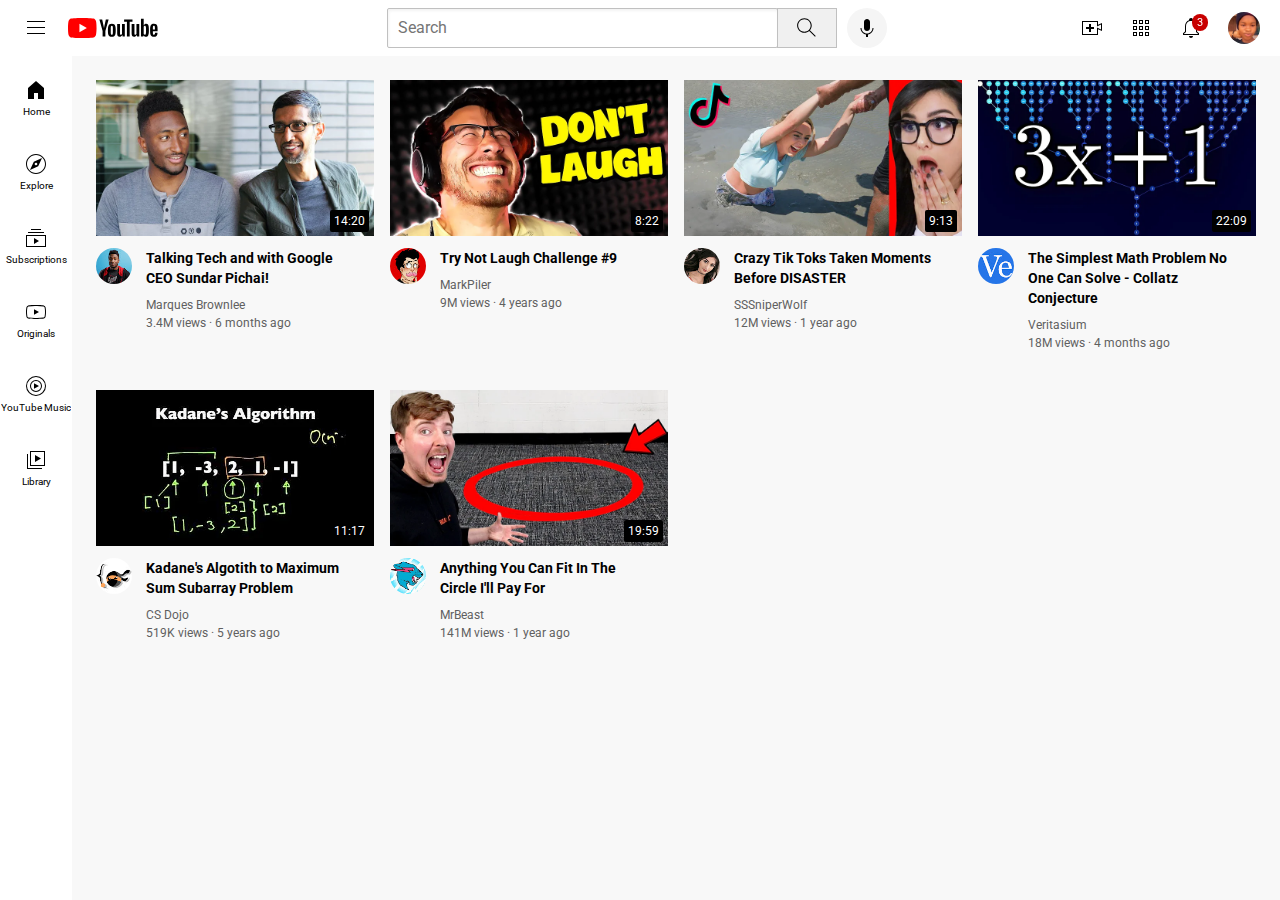
<file: index.html>
<!DOCTYPE html>
<html>
    <head>
        <title>YOUTUBE BY ME</title>

        <link rel="preconnect" href="https://fonts.googleapis.com">
<link rel="preconnect" href="https://fonts.gstatic.com" crossorigin>
<link href="https://fonts.googleapis.com/css2?family=Roboto:wght@400;500;700&display=swap" rel="stylesheet">

    
    <link rel="stylesheet" href="styles/general.css">
    <link rel="stylesheet" href="styles/header.css">
    <link rel="stylesheet" href="styles/video.css">
    <link rel="stylesheet" href="styles/sidebar.css">
    </head>
 
    <body>
        <div class="header">
            <div class="left-section">
                <img class="hamburger-menu" src="Photos/hamburger-menu.svg">
                <img class="youtube-logo" src="Photos/youtube-logo.svg">
            </div>
            <div class="middle-section">
                <input class="search-bar" type="text" placeholder="Search">
                <button class="search-button">
                    <img class="search-icon" src="Photos/search.svg">
                    <div class="tooltip">Search</div>
                </button>
                <button class="voice-search-button">
                    <img class="voice-search-icon" src="Photos/voice-search-icon.svg">
                    <div class="tooltip">Search with your voice</div>
                </button>
            </div>
            <div class="right-section">
                <div class="upload-icon-container">
                    <img class="upload-icon" src="Photos/upload.svg">
                    <div class="tooltip">Create</div>
                </button>
                </div>
                
                <div class="youtube-apps-icon-container">
                    <img class="youtube-apps-icon" src="Photos/youtube-apps.svg">
                    <div class="tooltip">YouTube apps</div>
                </div>
                
                <div class="notifications-icon-container">
                    <img class="notifications-icon" src="Photos/notifications.svg">
                    <div class="notifications-count">3</div>
                    <div class="tooltip">Notifications</div>
                </div>
                
                <img class="current-user-picture" src="Photos/Screenshot_20231219-105754~2.png">
            </div>
        </div>
        <div class="sidebar">
            <div class="sidebar-link">
                <img src="Photos/home.svg" alt="">
                <div>Home</div>
            </div>
            <div class="sidebar-link">
                <img src="Photos/explore.svg" alt="">
                <div>Explore</div>
            </div>
            <div class="sidebar-link">
                <img src="Photos/subscriptions.svg" alt="">
                <div>Subscriptions</div>
            </div>
            <div class="sidebar-link">
                <img src="Photos/originals.svg" alt="">
                <div>Originals</div>
            </div>
            <div class="sidebar-link">
                <img src="Photos/youtube-music.svg" alt="">
                <div>YouTube Music</div>
            </div>
            <div class="sidebar-link">
                <img src="Photos/library.svg" alt="">
                <div>Library</div>
            </div>
        </div>
        

        <div class="video-grid">
            <div class="video-preview">
                <div class="thumbnail-row">
                    <a href="https://www.youtube.com/watch?v=n2RNcPRtAiY">
                        <img class="thumbnail" src="thumbnails/thumbnail-1.webp">
                    </a>
                    <div class="video-time">14:20</div>
                </div>
                <div class="video-info-grid">
                    <div class="channel-picture">
                        <a  href="https://www.youtube.com/c/mkbhd">
                            <img class="profile-picture" src="Channels/channel-1.jpeg">
                        </a>
                    </div>
                    
                    <div class="video-info">
                        <a class="video-links" href="https://www.youtube.com/watch?v=n2RNcPRtAiY">
                            <p class="video-title">
                                Talking Tech and with Google CEO Sundar Pichai!
                            </p>
                        </a>
                        
                        <a class="profile-links" href="https://www.youtube.com/c/mkbhd">
                            <p class="video-author">
                                Marques Brownlee
                            </p>
                        </a>
                        
                        <p class="video-stat">
                            3.4M views &#183; 6 months ago
                        </p>
                    </div>
    
                         
                </div>
    
               
    
                
            </div>
           
            <div class="video-preview">
                <div class="thumbnail-row">
                    <a href="https://www.youtube.com/watch?v=mP0RAo9SKZk">
                        <img class="thumbnail" src="thumbnails/thumbnail-2.webp">
                    </a>
                    
                    <div class="video-time">8:22</div>
                </div>
                <div class="video-info-grid">
                    <div class="channel-picture">
                        <a href="https://www.youtube.com/c/markiplier">
                            <img class="profile-picture" src="Channels/channel-2.jpeg">
                        </a>
                        
                    </div>
                    <div class="video-info">
                        <a class="video-links" href="https://www.youtube.com/watch?v=mP0RAo9SKZk">
                            <p class="video-title">
                                Try Not Laugh Challenge #9
                            </p>
                        </a>
                       <a class="profile-links" href="https://www.youtube.com/c/markiplier">
                            <p class="video-author">
                                MarkPiler 
                            </p>
                       </a>
                        
                        <p class="video-stat">
                            9M views &#183; 4 years ago
                        </p>
                    </div>
    
                    
                </div>
    
               
    
                
            </div>
    
            <div class="video-preview">
                <div class="thumbnail-row">
                    <a href="https://www.youtube.com/watch?v=FgjPQQeTh1w">
                        <img class="thumbnail" src="thumbnails/thumbnail-3.webp">
                    </a>
                    
                    <div class="video-time">9:13</div>
                </div>
                <div class="video-info-grid">
                    <div class="channel-picture">
                        <a href="https://www.youtube.com/user/SSSniperWolf">
                            <img class="profile-picture" src="Channels/channel-3.jpeg">
                        </a>
                    </div>
                    <div class="video-info">
                        <a class="video-links" href="https://www.youtube.com/watch?v=FgjPQQeTh1w">
                            <p class="video-title">
                                Crazy Tik Toks Taken Moments Before DISASTER
                            </p>
                        </a>
                        <a class="profile-links" href="https://www.youtube.com/user/SSSniperWolf">
                            <p class="video-author">
                                SSSniperWolf
                            </p>
                        </a>
                        
                        <p class="video-stat">
                            12M views &#183; 1 year ago
                        </p>
                    </div>
    
                         
                </div>
    
               
    
                
            </div>
           
            <div class="video-preview">
                <div class="thumbnail-row">
                    <a href="https://www.youtube.com/watch?v=094y1Z2wpJg">
                        <img class="thumbnail" src="thumbnails/thumbnail-4.webp">
                    </a>
                    
                    <div class="video-time">22:09</div>
                </div>
                <div class="video-info-grid">
                    <div class="channel-picture">
                        <a href="https://www.youtube.com/c/veritasium">
                            <img class="profile-picture" src="Channels/channel-4.jpeg">
                        </a>
                    </div>
                    <div class="video-info">
                        <a class="video-links" href="https://www.youtube.com/watch?v=094y1Z2wpJg">
                            <p class="video-title">
                                The Simplest Math Problem No One Can Solve - Collatz Conjecture
                            </p>
                        </a>
                        <a class="profile-links" href="https://www.youtube.com/c/veritasium">
                            <p class="video-author">
                            Veritasium 
                            </p>
                        </a>
                        
                        <p class="video-stat">
                            18M views &#183; 4 months ago
                        </p>
                    </div>
    
                    
                </div>
    
               
    
                
            </div>
    
            <div class="video-preview">
                <div class="thumbnail-row">
                    <a href="https://www.youtube.com/watch?v=86CQq3pKSUw">
                        <img class="thumbnail" src="thumbnails/thumbnail-5.webp">
                    </a>
                    <div class="video-time">11:17</div>
                </div>
                <div class="video-info-grid">
                    <div class="channel-picture">
                        <a href="https://www.youtube.com/c/CSDojo">
                            <img class="profile-picture" src="Channels/channel-5.jpeg">
                        </a>
                    </div>
                    <div class="video-info">
                        <a class="video-links" href="https://www.youtube.com/watch?v=86CQq3pKSUw">
                            <p class="video-title">
                                Kadane's Algotith to Maximum Sum Subarray Problem
                            </p>
                        </a>
                        <a class="profile-links" href="https://www.youtube.com/c/CSDojo">
                            <p class="video-author">
                                CS Dojo
                            </p>
                        </a>
                        
                        <p class="video-stat">
                            519K views &#183; 5 years ago
                        </p>
                    </div>
    
                         
                </div>
    
               
    
                
            </div>
           
            <div class="video-preview">
                <div class="thumbnail-row">
                    <a href="https://www.youtube.com/watch?v=yXWw0_UfSFg">
                        <img class="thumbnail" src="thumbnails/thumbnail-6.webp">
                    </a>
                    <div class="video-time">19:59</div>
                </div>
                <div class="video-info-grid">
                    <div class="channel-picture">
                        <a href="https://www.youtube.com/channel/UCX6OQ3DkcsbYNE6H8uQQuVA">
                            <img class="profile-picture" src="Channels/channel-6.jpeg">
                        </a>
                        
                    </div>
                    <div class="video-info">
                        <a class="video-links" href="https://www.youtube.com/watch?v=yXWw0_UfSFg">
                            <p class="video-title">
                                Anything You Can Fit In The Circle I'll Pay For
                            </p>
                        </a>
                        <a class="profile-links" href="https://www.youtube.com/channel/UCX6OQ3DkcsbYNE6H8uQQuVA">
                            <p class="video-author">
                                MrBeast
                            </p>
                        </a>
                        <p class="video-stat">
                            141M views &#183; 1 year ago
                        </p>
                    </div>
    
                    
                </div>

                

                
    
               
    
                
            </div>
        </div>
       

       
        



    </body>
</html>
</file>
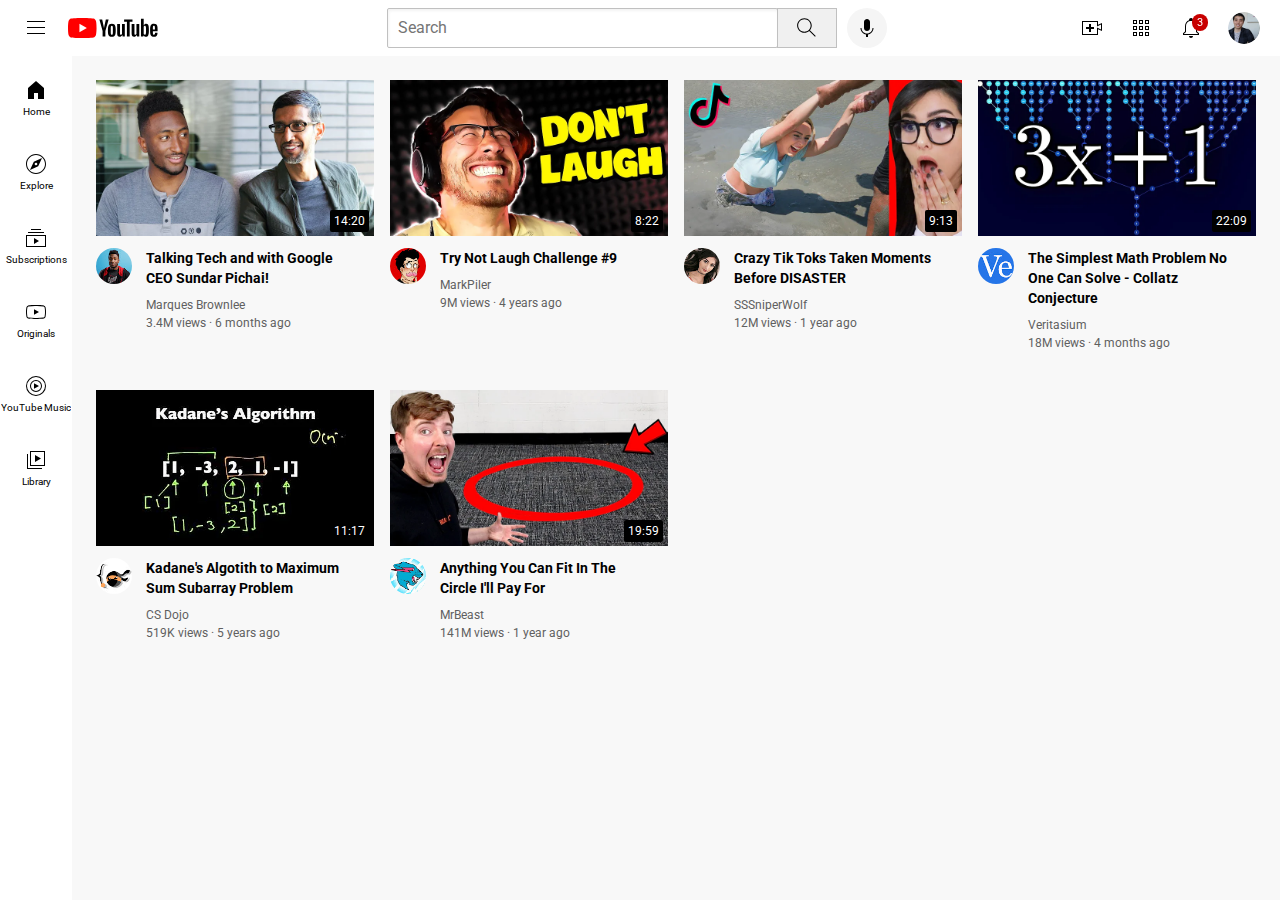
<file: index.html.html>
<!DOCTYPE html>
<html>
    <head>
        <title>YOUTUBE BY ME</title>

        <link rel="preconnect" href="https://fonts.googleapis.com">
<link rel="preconnect" href="https://fonts.gstatic.com" crossorigin>
<link href="https://fonts.googleapis.com/css2?family=Roboto:wght@400;500;700&display=swap" rel="stylesheet">

    
    <link rel="stylesheet" href="styles/general.css">
    <link rel="stylesheet" href="styles/header.css">
    <link rel="stylesheet" href="styles/video.css">
    <link rel="stylesheet" href="styles/sidebar.css">
    </head>
 
    <body>
        <div class="header">
            <div class="left-section">
                <img class="hamburger-menu" src="Photos/hamburger-menu.svg">
                <img class="youtube-logo" src="Photos/youtube-logo.svg">
            </div>
            <div class="middle-section">
                <input class="search-bar" type="text" placeholder="Search">
                <button class="search-button">
                    <img class="search-icon" src="Photos/search.svg">
                    <div class="tooltip">Search</div>
                </button>
                <button class="voice-search-button">
                    <img class="voice-search-icon" src="Photos/voice-search-icon.svg">
                    <div class="tooltip">Search with your voice</div>
                </button>
            </div>
            <div class="right-section">
                <div class="upload-icon-container">
                    <img class="upload-icon" src="Photos/upload.svg">
                    <div class="tooltip">Create</div>
                </button>
                </div>
                
                <div class="youtube-apps-icon-container">
                    <img class="youtube-apps-icon" src="Photos/youtube-apps.svg">
                    <div class="tooltip">YouTube apps</div>
                </div>
                
                <div class="notifications-icon-container">
                    <img class="notifications-icon" src="Photos/notifications.svg">
                    <div class="notifications-count">3</div>
                    <div class="tooltip">Notifications</div>
                </div>
                
                <img class="current-user-picture" src="Photos/my-channel.jpeg">
            </div>
        </div>
        <div class="sidebar">
            <div class="sidebar-link">
                <img src="Photos/home.svg" alt="">
                <div>Home</div>
            </div>
            <div class="sidebar-link">
                <img src="Photos/explore.svg" alt="">
                <div>Explore</div>
            </div>
            <div class="sidebar-link">
                <img src="Photos/subscriptions.svg" alt="">
                <div>Subscriptions</div>
            </div>
            <div class="sidebar-link">
                <img src="Photos/originals.svg" alt="">
                <div>Originals</div>
            </div>
            <div class="sidebar-link">
                <img src="Photos/youtube-music.svg" alt="">
                <div>YouTube Music</div>
            </div>
            <div class="sidebar-link">
                <img src="Photos/library.svg" alt="">
                <div>Library</div>
            </div>
        </div>
        

        <div class="video-grid">
            <div class="video-preview">
                <div class="thumbnail-row">
                    <a href="https://www.youtube.com/watch?v=n2RNcPRtAiY">
                        <img class="thumbnail" src="thumbnails/thumbnail-1.webp">
                    </a>
                    <div class="video-time">14:20</div>
                </div>
                <div class="video-info-grid">
                    <div class="channel-picture">
                        <a  href="https://www.youtube.com/c/mkbhd">
                            <img class="profile-picture" src="Channels/channel-1.jpeg">
                        </a>
                    </div>
                    
                    <div class="video-info">
                        <a class="video-links" href="https://www.youtube.com/watch?v=n2RNcPRtAiY">
                            <p class="video-title">
                                Talking Tech and with Google CEO Sundar Pichai!
                            </p>
                        </a>
                        
                        <a class="profile-links" href="https://www.youtube.com/c/mkbhd">
                            <p class="video-author">
                                Marques Brownlee
                            </p>
                        </a>
                        
                        <p class="video-stat">
                            3.4M views &#183; 6 months ago
                        </p>
                    </div>
    
                         
                </div>
    
               
    
                
            </div>
           
            <div class="video-preview">
                <div class="thumbnail-row">
                    <a href="https://www.youtube.com/watch?v=mP0RAo9SKZk">
                        <img class="thumbnail" src="thumbnails/thumbnail-2.webp">
                    </a>
                    
                    <div class="video-time">8:22</div>
                </div>
                <div class="video-info-grid">
                    <div class="channel-picture">
                        <a href="https://www.youtube.com/c/markiplier">
                            <img class="profile-picture" src="Channels/channel-2.jpeg">
                        </a>
                        
                    </div>
                    <div class="video-info">
                        <a class="video-links" href="https://www.youtube.com/watch?v=mP0RAo9SKZk">
                            <p class="video-title">
                                Try Not Laugh Challenge #9
                            </p>
                        </a>
                       <a class="profile-links" href="https://www.youtube.com/c/markiplier">
                            <p class="video-author">
                                MarkPiler 
                            </p>
                       </a>
                        
                        <p class="video-stat">
                            9M views &#183; 4 years ago
                        </p>
                    </div>
    
                    
                </div>
    
               
    
                
            </div>
    
            <div class="video-preview">
                <div class="thumbnail-row">
                    <a href="https://www.youtube.com/watch?v=FgjPQQeTh1w">
                        <img class="thumbnail" src="thumbnails/thumbnail-3.webp">
                    </a>
                    
                    <div class="video-time">9:13</div>
                </div>
                <div class="video-info-grid">
                    <div class="channel-picture">
                        <a href="https://www.youtube.com/user/SSSniperWolf">
                            <img class="profile-picture" src="Channels/channel-3.jpeg">
                        </a>
                    </div>
                    <div class="video-info">
                        <a class="video-links" href="https://www.youtube.com/watch?v=FgjPQQeTh1w">
                            <p class="video-title">
                                Crazy Tik Toks Taken Moments Before DISASTER
                            </p>
                        </a>
                        <a class="profile-links" href="https://www.youtube.com/user/SSSniperWolf">
                            <p class="video-author">
                                SSSniperWolf
                            </p>
                        </a>
                        
                        <p class="video-stat">
                            12M views &#183; 1 year ago
                        </p>
                    </div>
    
                         
                </div>
    
               
    
                
            </div>
           
            <div class="video-preview">
                <div class="thumbnail-row">
                    <a href="https://www.youtube.com/watch?v=094y1Z2wpJg">
                        <img class="thumbnail" src="thumbnails/thumbnail-4.webp">
                    </a>
                    
                    <div class="video-time">22:09</div>
                </div>
                <div class="video-info-grid">
                    <div class="channel-picture">
                        <a href="https://www.youtube.com/c/veritasium">
                            <img class="profile-picture" src="Channels/channel-4.jpeg">
                        </a>
                    </div>
                    <div class="video-info">
                        <a class="video-links" href="https://www.youtube.com/watch?v=094y1Z2wpJg">
                            <p class="video-title">
                                The Simplest Math Problem No One Can Solve - Collatz Conjecture
                            </p>
                        </a>
                        <a class="profile-links" href="https://www.youtube.com/c/veritasium">
                            <p class="video-author">
                            Veritasium 
                            </p>
                        </a>
                        
                        <p class="video-stat">
                            18M views &#183; 4 months ago
                        </p>
                    </div>
    
                    
                </div>
    
               
    
                
            </div>
    
            <div class="video-preview">
                <div class="thumbnail-row">
                    <a href="https://www.youtube.com/watch?v=86CQq3pKSUw">
                        <img class="thumbnail" src="thumbnails/thumbnail-5.webp">
                    </a>
                    <div class="video-time">11:17</div>
                </div>
                <div class="video-info-grid">
                    <div class="channel-picture">
                        <a href="https://www.youtube.com/c/CSDojo">
                            <img class="profile-picture" src="Channels/channel-5.jpeg">
                        </a>
                    </div>
                    <div class="video-info">
                        <a class="video-links" href="https://www.youtube.com/watch?v=86CQq3pKSUw">
                            <p class="video-title">
                                Kadane's Algotith to Maximum Sum Subarray Problem
                            </p>
                        </a>
                        <a class="profile-links" href="https://www.youtube.com/c/CSDojo">
                            <p class="video-author">
                                CS Dojo
                            </p>
                        </a>
                        
                        <p class="video-stat">
                            519K views &#183; 5 years ago
                        </p>
                    </div>
    
                         
                </div>
    
               
    
                
            </div>
           
            <div class="video-preview">
                <div class="thumbnail-row">
                    <a href="https://www.youtube.com/watch?v=yXWw0_UfSFg">
                        <img class="thumbnail" src="thumbnails/thumbnail-6.webp">
                    </a>
                    <div class="video-time">19:59</div>
                </div>
                <div class="video-info-grid">
                    <div class="channel-picture">
                        <a href="https://www.youtube.com/channel/UCX6OQ3DkcsbYNE6H8uQQuVA">
                            <img class="profile-picture" src="Channels/channel-6.jpeg">
                        </a>
                        
                    </div>
                    <div class="video-info">
                        <a class="video-links" href="https://www.youtube.com/watch?v=yXWw0_UfSFg">
                            <p class="video-title">
                                Anything You Can Fit In The Circle I'll Pay For
                            </p>
                        </a>
                        <a class="profile-links" href="https://www.youtube.com/channel/UCX6OQ3DkcsbYNE6H8uQQuVA">
                            <p class="video-author">
                                MrBeast
                            </p>
                        </a>
                        <p class="video-stat">
                            141M views &#183; 1 year ago
                        </p>
                    </div>
    
                    
                </div>

                

                
    
               
    
                
            </div>
        </div>
       

       
        



    </body>
</html>
</file>
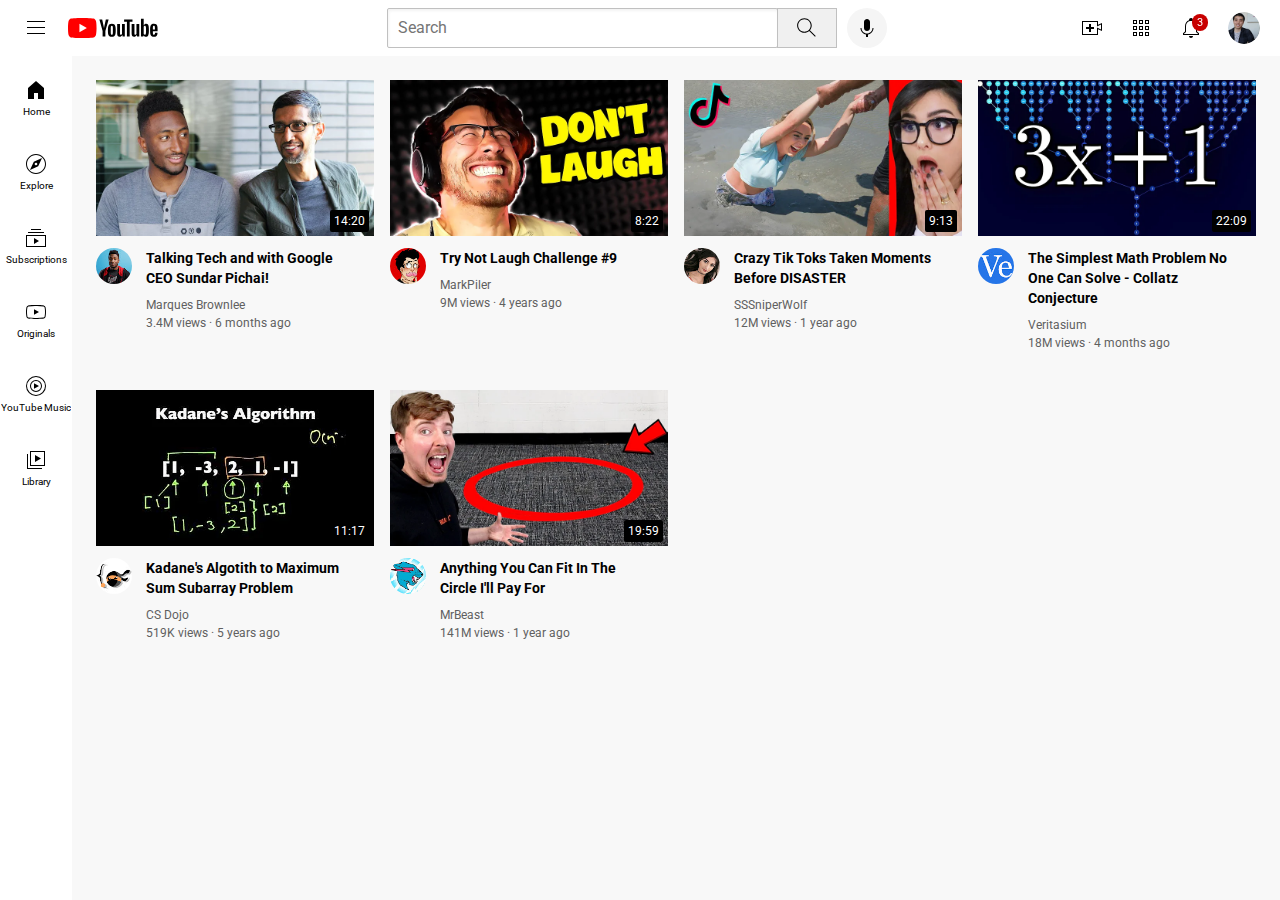
<file: youtube.html>
<!DOCTYPE html>
<html>
    <head>
        <title>YOUTUBE BY ME</title>

        <link rel="preconnect" href="https://fonts.googleapis.com">
<link rel="preconnect" href="https://fonts.gstatic.com" crossorigin>
<link href="https://fonts.googleapis.com/css2?family=Roboto:wght@400;500;700&display=swap" rel="stylesheet">

    
    <link rel="stylesheet" href="styles/general.css">
    <link rel="stylesheet" href="styles/header.css">
    <link rel="stylesheet" href="styles/video.css">
    <link rel="stylesheet" href="styles/sidebar.css">
    </head>
 
    <body>
        <div class="header">
            <div class="left-section">
                <img class="hamburger-menu" src="Photos/hamburger-menu.svg">
                <img class="youtube-logo" src="Photos/youtube-logo.svg">
            </div>
            <div class="middle-section">
                <input class="search-bar" type="text" placeholder="Search">
                <button class="search-button">
                    <img class="search-icon" src="Photos/search.svg">
                    <div class="tooltip">Search</div>
                </button>
                <button class="voice-search-button">
                    <img class="voice-search-icon" src="Photos/voice-search-icon.svg">
                    <div class="tooltip">Search with your voice</div>
                </button>
            </div>
            <div class="right-section">
                <div class="upload-icon-container">
                    <img class="upload-icon" src="Photos/upload.svg">
                    <div class="tooltip">Create</div>
                </button>
                </div>
                
                <div class="youtube-apps-icon-container">
                    <img class="youtube-apps-icon" src="Photos/youtube-apps.svg">
                    <div class="tooltip">YouTube apps</div>
                </div>
                
                <div class="notifications-icon-container">
                    <img class="notifications-icon" src="Photos/notifications.svg">
                    <div class="notifications-count">3</div>
                    <div class="tooltip">Notifications</div>
                </div>
                
                <img class="current-user-picture" src="Photos/my-channel.jpeg">
            </div>
        </div>
        <div class="sidebar">
            <div class="sidebar-link">
                <img src="Photos/home.svg" alt="">
                <div>Home</div>
            </div>
            <div class="sidebar-link">
                <img src="Photos/explore.svg" alt="">
                <div>Explore</div>
            </div>
            <div class="sidebar-link">
                <img src="Photos/subscriptions.svg" alt="">
                <div>Subscriptions</div>
            </div>
            <div class="sidebar-link">
                <img src="Photos/originals.svg" alt="">
                <div>Originals</div>
            </div>
            <div class="sidebar-link">
                <img src="Photos/youtube-music.svg" alt="">
                <div>YouTube Music</div>
            </div>
            <div class="sidebar-link">
                <img src="Photos/library.svg" alt="">
                <div>Library</div>
            </div>
        </div>
        

        <div class="video-grid">
            <div class="video-preview">
                <div class="thumbnail-row">
                    <a href="https://www.youtube.com/watch?v=n2RNcPRtAiY">
                        <img class="thumbnail" src="thumbnails/thumbnail-1.webp">
                    </a>
                    <div class="video-time">14:20</div>
                </div>
                <div class="video-info-grid">
                    <div class="channel-picture">
                        <a  href="https://www.youtube.com/c/mkbhd">
                            <img class="profile-picture" src="Channels/channel-1.jpeg">
                        </a>
                    </div>
                    
                    <div class="video-info">
                        <a class="video-links" href="https://www.youtube.com/watch?v=n2RNcPRtAiY">
                            <p class="video-title">
                                Talking Tech and with Google CEO Sundar Pichai!
                            </p>
                        </a>
                        
                        <a class="profile-links" href="https://www.youtube.com/c/mkbhd">
                            <p class="video-author">
                                Marques Brownlee
                            </p>
                        </a>
                        
                        <p class="video-stat">
                            3.4M views &#183; 6 months ago
                        </p>
                    </div>
    
                         
                </div>
    
               
    
                
            </div>
           
            <div class="video-preview">
                <div class="thumbnail-row">
                    <a href="https://www.youtube.com/watch?v=mP0RAo9SKZk">
                        <img class="thumbnail" src="thumbnails/thumbnail-2.webp">
                    </a>
                    
                    <div class="video-time">8:22</div>
                </div>
                <div class="video-info-grid">
                    <div class="channel-picture">
                        <a href="https://www.youtube.com/c/markiplier">
                            <img class="profile-picture" src="Channels/channel-2.jpeg">
                        </a>
                        
                    </div>
                    <div class="video-info">
                        <a class="video-links" href="https://www.youtube.com/watch?v=mP0RAo9SKZk">
                            <p class="video-title">
                                Try Not Laugh Challenge #9
                            </p>
                        </a>
                       <a class="profile-links" href="https://www.youtube.com/c/markiplier">
                            <p class="video-author">
                                MarkPiler 
                            </p>
                       </a>
                        
                        <p class="video-stat">
                            9M views &#183; 4 years ago
                        </p>
                    </div>
    
                    
                </div>
    
               
    
                
            </div>
    
            <div class="video-preview">
                <div class="thumbnail-row">
                    <a href="https://www.youtube.com/watch?v=FgjPQQeTh1w">
                        <img class="thumbnail" src="thumbnails/thumbnail-3.webp">
                    </a>
                    
                    <div class="video-time">9:13</div>
                </div>
                <div class="video-info-grid">
                    <div class="channel-picture">
                        <a href="https://www.youtube.com/user/SSSniperWolf">
                            <img class="profile-picture" src="Channels/channel-3.jpeg">
                        </a>
                    </div>
                    <div class="video-info">
                        <a class="video-links" href="https://www.youtube.com/watch?v=FgjPQQeTh1w">
                            <p class="video-title">
                                Crazy Tik Toks Taken Moments Before DISASTER
                            </p>
                        </a>
                        <a class="profile-links" href="https://www.youtube.com/user/SSSniperWolf">
                            <p class="video-author">
                                SSSniperWolf
                            </p>
                        </a>
                        
                        <p class="video-stat">
                            12M views &#183; 1 year ago
                        </p>
                    </div>
    
                         
                </div>
    
               
    
                
            </div>
           
            <div class="video-preview">
                <div class="thumbnail-row">
                    <a href="https://www.youtube.com/watch?v=094y1Z2wpJg">
                        <img class="thumbnail" src="thumbnails/thumbnail-4.webp">
                    </a>
                    
                    <div class="video-time">22:09</div>
                </div>
                <div class="video-info-grid">
                    <div class="channel-picture">
                        <a href="https://www.youtube.com/c/veritasium">
                            <img class="profile-picture" src="Channels/channel-4.jpeg">
                        </a>
                    </div>
                    <div class="video-info">
                        <a class="video-links" href="https://www.youtube.com/watch?v=094y1Z2wpJg">
                            <p class="video-title">
                                The Simplest Math Problem No One Can Solve - Collatz Conjecture
                            </p>
                        </a>
                        <a class="profile-links" href="https://www.youtube.com/c/veritasium">
                            <p class="video-author">
                            Veritasium 
                            </p>
                        </a>
                        
                        <p class="video-stat">
                            18M views &#183; 4 months ago
                        </p>
                    </div>
    
                    
                </div>
    
               
    
                
            </div>
    
            <div class="video-preview">
                <div class="thumbnail-row">
                    <a href="https://www.youtube.com/watch?v=86CQq3pKSUw">
                        <img class="thumbnail" src="thumbnails/thumbnail-5.webp">
                    </a>
                    <div class="video-time">11:17</div>
                </div>
                <div class="video-info-grid">
                    <div class="channel-picture">
                        <a href="https://www.youtube.com/c/CSDojo">
                            <img class="profile-picture" src="Channels/channel-5.jpeg">
                        </a>
                    </div>
                    <div class="video-info">
                        <a class="video-links" href="https://www.youtube.com/watch?v=86CQq3pKSUw">
                            <p class="video-title">
                                Kadane's Algotith to Maximum Sum Subarray Problem
                            </p>
                        </a>
                        <a class="profile-links" href="https://www.youtube.com/c/CSDojo">
                            <p class="video-author">
                                CS Dojo
                            </p>
                        </a>
                        
                        <p class="video-stat">
                            519K views &#183; 5 years ago
                        </p>
                    </div>
    
                         
                </div>
    
               
    
                
            </div>
           
            <div class="video-preview">
                <div class="thumbnail-row">
                    <a href="https://www.youtube.com/watch?v=yXWw0_UfSFg">
                        <img class="thumbnail" src="thumbnails/thumbnail-6.webp">
                    </a>
                    <div class="video-time">19:59</div>
                </div>
                <div class="video-info-grid">
                    <div class="channel-picture">
                        <a href="https://www.youtube.com/channel/UCX6OQ3DkcsbYNE6H8uQQuVA">
                            <img class="profile-picture" src="Channels/channel-6.jpeg">
                        </a>
                        
                    </div>
                    <div class="video-info">
                        <a class="video-links" href="https://www.youtube.com/watch?v=yXWw0_UfSFg">
                            <p class="video-title">
                                Anything You Can Fit In The Circle I'll Pay For
                            </p>
                        </a>
                        <a class="profile-links" href="https://www.youtube.com/channel/UCX6OQ3DkcsbYNE6H8uQQuVA">
                            <p class="video-author">
                                MrBeast
                            </p>
                        </a>
                        <p class="video-stat">
                            141M views &#183; 1 year ago
                        </p>
                    </div>
    
                    
                </div>

                

                
    
               
    
                
            </div>
        </div>
       

       
        



    </body>
</html>
</file>
<file: styles/general.css>
p{
    font-family:Arial, Helvetica, sans-serifArial;
    margin-top: 0;
    margin-bottom: 0;
    font-family: Roboto, Arial;
}
body {
    margin: 0;
    padding-top: 80px;
    padding-left: 96px;
    padding-right: 24px;
    background-color: rgb(248, 248, 248);
}
</file>
<file: styles/header.css>
.header{
    height: 55px;

    display: flex;
    flex-direction: row;
    justify-content: space-between;

    position: fixed;
    top: 0;
    left: 0;
    right: 0;
    z-index: 100;

    background-color: white;
    border-bottom-width: 1px;
    border-bottom-style: solid;
    border-bottom-color: rgb(288, 288, 288);
}
.left-section{
    display: flex;
    align-items: center;
}
.hamburger-menu{
    height: 24px;
    margin-right: 20px;
    margin-left: 24px;
}
.youtube-logo{
    height: 20px;
}
.middle-section{
    flex: 1;
    margin-right: 35px;
    margin-left: 70px;
    max-width: 500px;
    display: flex;
    align-items: center;
}
.search-bar{
    flex: 1;
    height: 36px;
    padding-left: 10px;
    font-size: 16px;
    border: 1px solid rgb(192, 192, 192);
    border-radius: 2px;
    box-shadow: inset 1px 2px 3px rgba(0, 0, 0, 0.05);
    width: 0;
}
.search-bar::placeholder{
        font-family: Roboto, Arial;
        font-size: 16px;
}
.search-button{
    height: 40px;
    width: 60px;
    background-color: rgb(240, 240, 240);
    border-width: 1px;
    border-style: solid;
    border-color: rgb(192, 192, 192);
    margin-left: -1px;
    margin-right: 10px;

    position: relative;
}
.search-icon{
    height: 25px;
}

.upload-icon-container,
.search-button,
.voice-search-button,
.notifications-icon-container,
.youtube-apps-icon-container{
    position: relative;
    display: flex;
    align-items: center;
    justify-content: center;
}

.voice-search-button .tooltip,
.search-button .tooltip,
.upload-icon-container .tooltip,
.notifications-icon-container .tooltip,
.youtube-apps-icon-container .tooltip{
    font-family: Roboto, Arial;
    position: absolute;
    background-color: gray;
    color: white;
    padding-top: 4px;
    padding-bottom: 4px;
    padding-left: 8px;
    padding-right: 8px;
    border-radius: 2px;
    font-size: 12px;
    bottom: -30px;
    opacity: 0;
    transition: opacity 0.15s;
    pointer-events: none;
    white-space: nowrap;
}

.voice-search-button:hover .tooltip,
.search-button:hover .tooltip,
.upload-icon-container:hover .tooltip,
.notifications-icon-container:hover .tooltip,
.youtube-apps-icon-container:hover .tooltip{
    opacity: 1;
}

.voice-search-button{
    height: 40px;
    width: 40px;
    border-radius: 20px;
    border: none;
    background-color:rgb(245, 245, 245);
}
.voice-search-icon{
    height: 24px;
    
}
.right-section{
    width: 180px;
    margin-right: 20px;
    display: flex;
    align-items: center;
    justify-content: space-between;
    flex-shrink: 0;
}
.upload-icon{
    height: 24px;
}
.youtube-apps-icon{
    height: 24px;
}
.notifications-icon{
    height: 24px;
}
.notifications-icon-container{
    position: relative;
}
.notifications-count{
    position: absolute;
    background-color: rgb(200, 0, 0);
    top: -2px;
    right: -5px;
    font-family: Roboto, Arial;
    font-size: 11px;
    padding-left: 5px;
    padding-right: 5px;
    padding-top: 2px;
    padding-bottom: 2px;
    border-radius: 10px;
    color: white;
}
.current-user-picture{
    height: 32px;
    border-radius: 16px;
}
</file>
<file: styles/video.css>
.video-links{
    text-decoration: none;
    color: black;
}
.video-title {
    margin-top: 0px;
    font-size: 14px;
    font-weight: 700;
    line-height: 20px;
    margin-bottom: 10px;
}

.video-info-grid{
    display: grid;
    grid-template-columns: 50px 1fr;


}
.thumbnail{
    width: 100%;
}
.channel-picture{
    
    }

    .video-info{
        display: inline-block;
        width: 200px;
    }
    .profile-picture{
        width: 36px;
        border-radius: 50px;
    }
    .thumbnail-row{
        margin-bottom: 8px;
        position: relative;
    }
    .video-author ,
    .video-stat {
        font-size: 12px;
        color: rgb(96,96,96);
        
    }
    .profile-links{
        text-decoration: none;

    }
    .video-author{
        margin-bottom: 4px;
    }
    .video-grid{
        display: grid;
        grid-template-columns: 1fr 1fr 1fr;
        column-gap: 16px;
        row-gap: 40px;
    }
    @media (max-width: 750px) {
        .video-grid{
            grid-template-columns: 1fr 1fr;
        }
     }
    @media (min-width: 751px) and (max-width: 999px){
        .video-grid{
            grid-template-columns: 1fr 1fr 1fr;
        }
    }
    @media (min-width: 1000px){
        .video-grid{
            grid-template-columns: 1fr 1fr 1fr 1fr;
        }
    }
    .video-time{
        background-color: black;
        color: white;
        position: absolute;
        bottom: 8px;
        right: 5px;
        font-family: Roboto, Arial;
        font-weight: 500px;
        padding: 4px;
        border-radius: 2px;
        font-size: 12px;
    }
</file>
<file: styles/sidebar.css>
.sidebar{
    position: fixed;
    left: 0;
    bottom: 0;
    top: 55px;
    background-color: white;
    width: 72px;
    z-index: 200;
    padding-top: 5px;
    cursor: pointer;

}
.sidebar-link{
    height: 74px;
    display: flex;
    justify-content: center;
    align-items: center;
    flex-direction: column;
    
}
.sidebar-link:hover{
    background-color: rgb(235, 235, 235);
}
.sidebar-link img{
    height: 24px;
    margin-bottom: 4px;
}
.sidebar-link div{
    font-family: Roboto, Arial;
    font-size: 10px;
}
</file>
